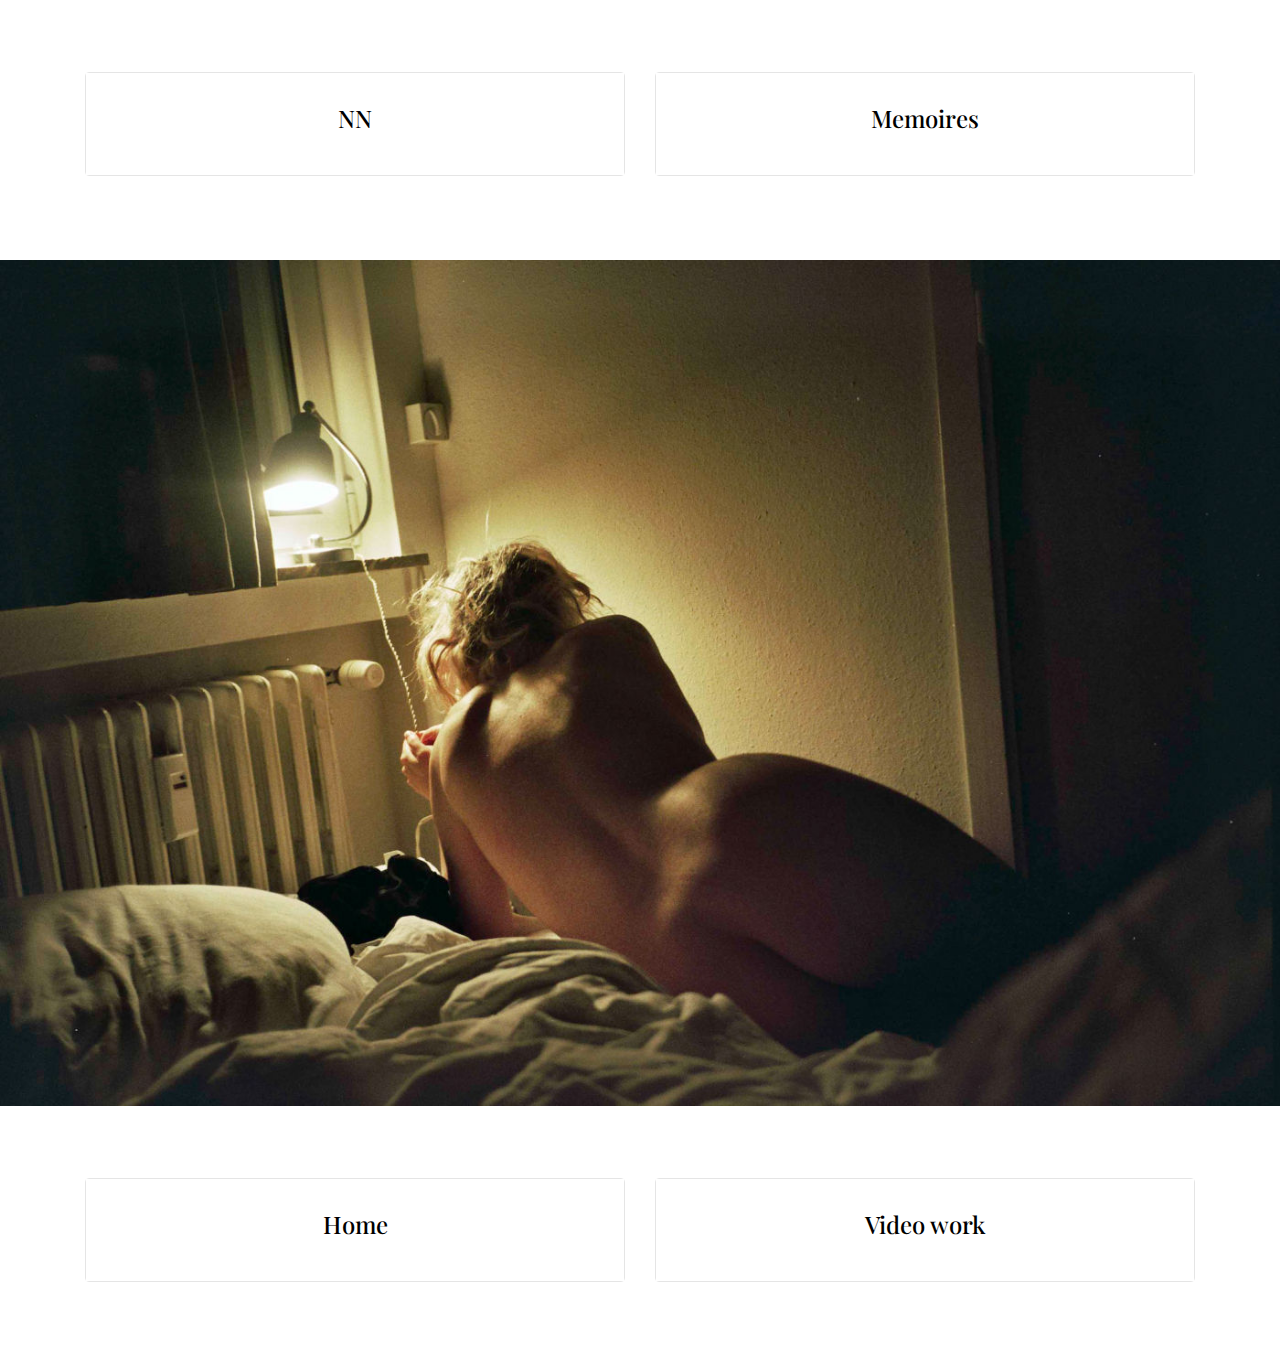
<file: page1.html>
<!DOCTYPE html>
<html >
<head>
  <!-- Site made with Mobirise Website Builder v4.8.7, https://mobirise.com -->
  <meta charset="UTF-8">
  <meta http-equiv="X-UA-Compatible" content="IE=edge">
  <meta name="generator" content="Mobirise v4.8.7, mobirise.com">
  <meta name="viewport" content="width=device-width, initial-scale=1, minimum-scale=1">
  <link rel="shortcut icon" href="assets/images/logo.png" type="image/x-icon">
  <meta name="description" content="">
  <title>Photographic</title>
  <link rel="stylesheet" href="https://fonts.googleapis.com/css?family=Playfair+Display:400,700&subset=latin,cyrillic">
  <link rel="stylesheet" href="https://fonts.googleapis.com/css?family=Alegreya+Sans:400,700&subset=latin,vietnamese,latin-ext">
  <link rel="stylesheet" href="assets/tether/tether.min.css">
  <link rel="stylesheet" href="assets/bootstrap/css/bootstrap.min.css">
  <link rel="stylesheet" href="assets/puritym/css/style.css">
  <link rel="stylesheet" href="assets/mobirise/css/mbr-additional.css" type="text/css">
  
  
  
</head>
<body>
  <section class="mbr-section mbr-section-small" id="content4-4" data-rv-view="9" style="background-color: rgb(255, 255, 255); padding-top: 4.5rem; padding-bottom: 4.5rem;">
    
    <div class="container">
        <div class="row">
            <div class="col-sm-6 col-md-6">
                <div class="card cart-block">
                    <div class="card-block">
                        <h4 class="card-title text-xs-center"><a href="page5.html" class="text-black">NN</a></h4>
                        
                    </div>
                </div>
            </div>
            <div class="col-sm-6 col-md-6">
                <div class="card cart-block">
                    <div class="card-block">
                        <h4 class="card-title text-xs-center"><a href="page6.html" class="text-black">Memoires</a></h4>
                        
                    </div>
                </div>
            </div>
            
            
        </div>
    </div>
</section>

<section class="mbr-section mbr-section-nopadding mbr-figure--caption-outside-bottom" id="image1-6" data-rv-view="12">
    <div class="mbr-figure">
        <div><img src="assets/images/nn-antwerp-2017-1400x925.jpg"></div>
        
    </div>
</section>

<section class="mbr-section mbr-section-small" id="content4-7" data-rv-view="14" style="background-color: rgb(255, 255, 255); padding-top: 4.5rem; padding-bottom: 4.5rem;">
    
    <div class="container">
        <div class="row">
            <div class="col-sm-6 col-md-6">
                <div class="card cart-block">
                    <div class="card-block">
                        <h4 class="card-title text-xs-center"><a href="index.html" class="text-black">Home</a></h4>
                        
                    </div>
                </div>
            </div>
            <div class="col-sm-6 col-md-6">
                <div class="card cart-block">
                    <div class="card-block">
                        <h4 class="card-title text-xs-center"><a href="page2.html" class="text-black">Video work</a></h4>
                        
                    </div>
                </div>
            </div>
            
            
        </div>
    </div>
</section>


  <script src="assets/web/assets/jquery/jquery.min.js"></script>
  <script src="assets/tether/tether.min.js"></script>
  <script src="assets/bootstrap/js/bootstrap.min.js"></script>
  <script src="assets/smooth-scroll/smooth-scroll.js"></script>
  <script src="assets/puritym/js/script.js"></script>
  
  
</body>
</html>
</file>
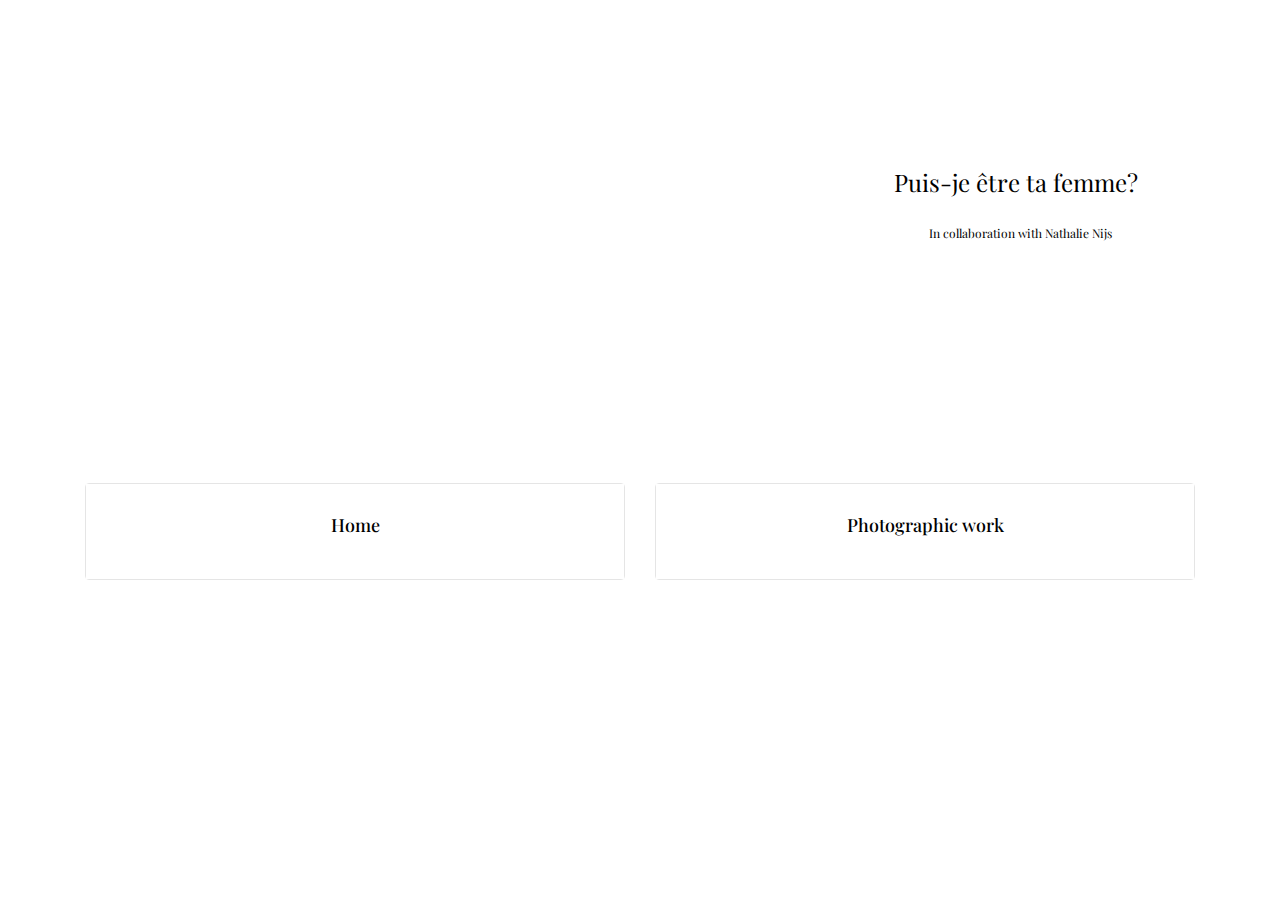
<file: page2.html>
<!DOCTYPE html>
<html >
<head>
  <!-- Site made with Mobirise Website Builder v4.8.7, https://mobirise.com -->
  <meta charset="UTF-8">
  <meta http-equiv="X-UA-Compatible" content="IE=edge">
  <meta name="generator" content="Mobirise v4.8.7, mobirise.com">
  <meta name="viewport" content="width=device-width, initial-scale=1, minimum-scale=1">
  <link rel="shortcut icon" href="assets/images/logo.png" type="image/x-icon">
  <meta name="description" content="">
  <title>Video</title>
  <link rel="stylesheet" href="https://fonts.googleapis.com/css?family=Playfair+Display:400,700&subset=latin,cyrillic">
  <link rel="stylesheet" href="https://fonts.googleapis.com/css?family=Alegreya+Sans:400,700&subset=latin,vietnamese,latin-ext">
  <link rel="stylesheet" href="assets/tether/tether.min.css">
  <link rel="stylesheet" href="assets/bootstrap/css/bootstrap.min.css">
  <link rel="stylesheet" href="assets/puritym/css/style.css">
  <link rel="stylesheet" href="assets/mobirise/css/mbr-additional.css" type="text/css">
  
  
  
</head>
<body>
  <section class="mbr-section mbr-section-nopadding" id="msg-box5-e" data-rv-view="17" style="background-color: rgb(255, 255, 255); padding-top: 0rem; padding-bottom: 0rem;">
    
    <div class="container">
        <div class="row">
            <div class="col-xs-12 col-lg-9 mbr-table-cell-lg image-size" style="width: 50%;">
                <div class="mbr-figure"><iframe class="mbr-embedded-video" src="https://player.vimeo.com/video/294801008?autoplay=1&amp;loop=1" width="1280" height="720" frameborder="0" allowfullscreen></iframe></div>
            </div>
            <div class="col-xs-12 col-lg-3 mbr-inner-padding text-xs-center mbr-table-cell-lg">
                <h3 class="mbr-section-title display-4">Puis-je être ta femme?&nbsp;</h3>
                
                <div class="lead">In collaboration with Nathalie Nijs</div>
                
            </div>
            
        </div>
    </div>
</section>

<section class="mbr-section mbr-section-small" id="content4-g" data-rv-view="20" style="background-color: rgb(255, 255, 255); padding-top: 4.5rem; padding-bottom: 4.5rem;">
    
    <div class="container">
        <div class="row">
            <div class="col-sm-6 col-md-6">
                <div class="card cart-block">
                    <div class="card-block">
                        <h4 class="card-title text-xs-center"><a href="index.html" class="text-black">H</a>ome</h4>
                        
                    </div>
                </div>
            </div>
            <div class="col-sm-6 col-md-6">
                <div class="card cart-block">
                    <div class="card-block">
                        <h4 class="card-title text-xs-center"><a href="page1.html" class="text-black">Photographic work</a></h4>
                        
                    </div>
                </div>
            </div>
            
            
        </div>
    </div>
</section>


  <script src="assets/web/assets/jquery/jquery.min.js"></script>
  <script src="assets/tether/tether.min.js"></script>
  <script src="assets/bootstrap/js/bootstrap.min.js"></script>
  <script src="assets/smooth-scroll/smooth-scroll.js"></script>
  <script src="assets/puritym/js/script.js"></script>
  
  
</body>
</html>
</file>
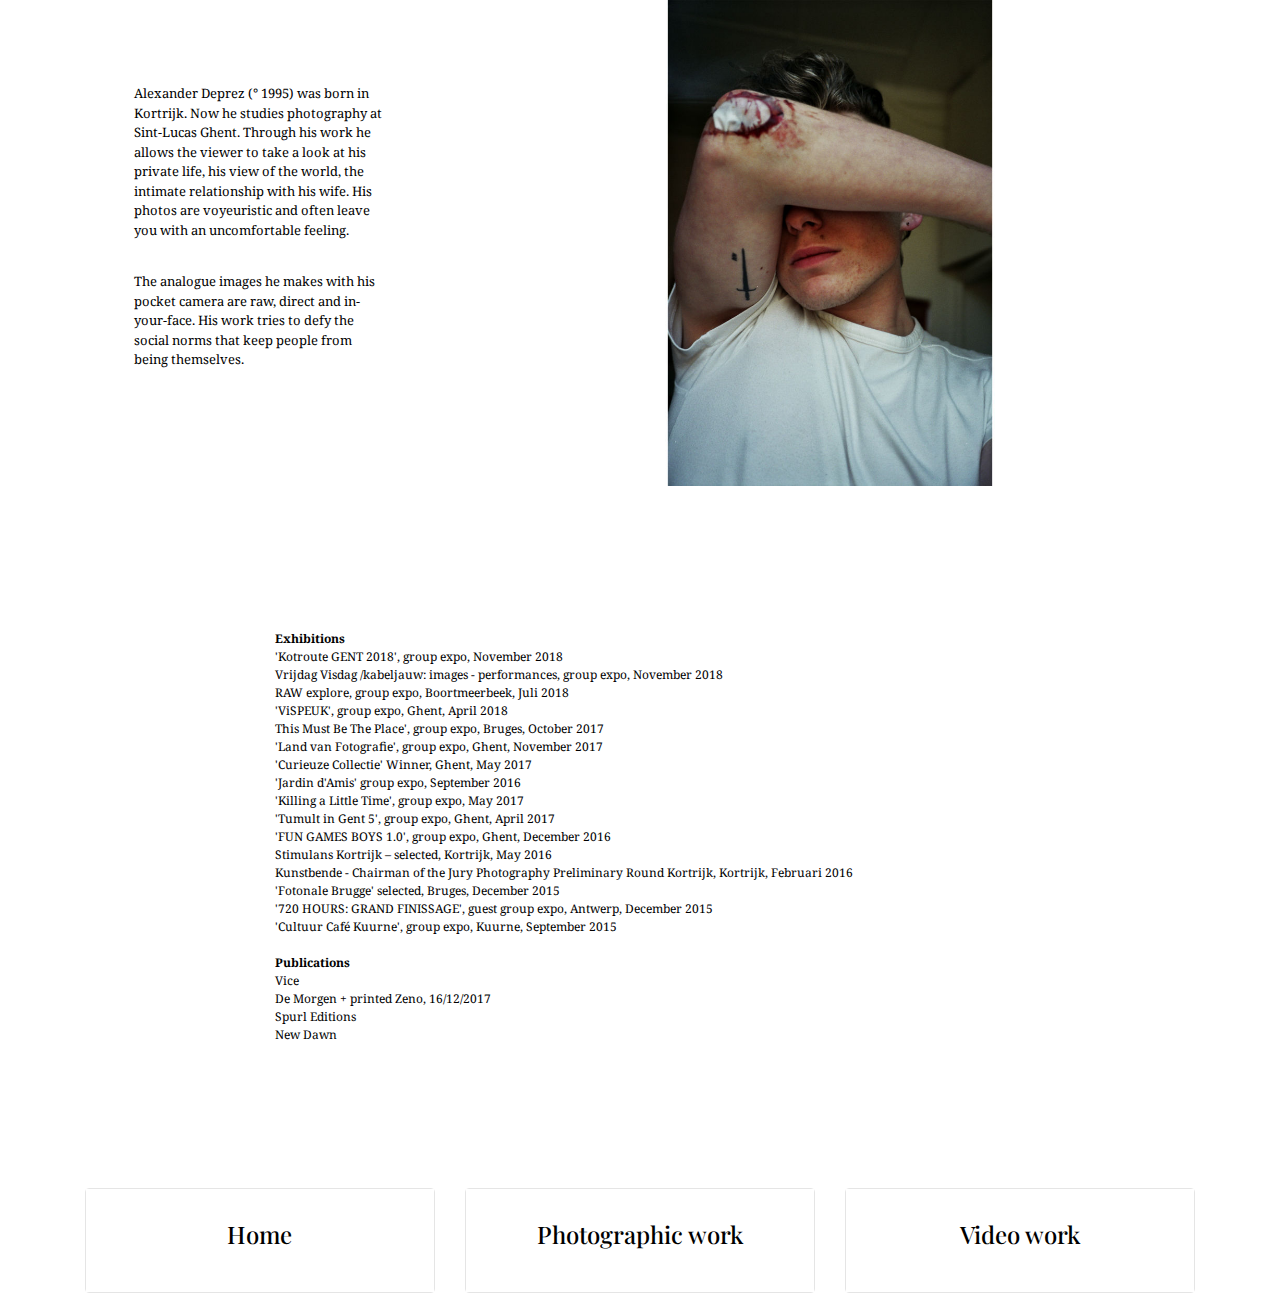
<file: page3.html>
<!DOCTYPE html>
<html >
<head>
  <!-- Site made with Mobirise Website Builder v4.8.7, https://mobirise.com -->
  <meta charset="UTF-8">
  <meta http-equiv="X-UA-Compatible" content="IE=edge">
  <meta name="generator" content="Mobirise v4.8.7, mobirise.com">
  <meta name="viewport" content="width=device-width, initial-scale=1, minimum-scale=1">
  <link rel="shortcut icon" href="assets/images/logo.png" type="image/x-icon">
  <meta name="description" content="">
  <title>Bio</title>
  <link rel="stylesheet" href="https://fonts.googleapis.com/css?family=Playfair+Display:400,700&subset=latin,cyrillic">
  <link rel="stylesheet" href="https://fonts.googleapis.com/css?family=Alegreya+Sans:400,700&subset=latin,vietnamese,latin-ext">
  <link rel="stylesheet" href="assets/tether/tether.min.css">
  <link rel="stylesheet" href="assets/bootstrap/css/bootstrap.min.css">
  <link rel="stylesheet" href="assets/puritym/css/style.css">
  <link rel="stylesheet" href="assets/mobirise/css/mbr-additional.css" type="text/css">
  
  
  
</head>
<body>
  <section class="mbr-section mbr-section-nopadding" id="msg-box4-h" data-rv-view="23" style="background-color: rgb(255, 255, 255); padding-top: 0rem; padding-bottom: 0rem;">
    
    <div class="container">
        <div class="row">
            
            <div class="col-xs-12 col-lg-3 mbr-inner-padding text-xs-center mbr-table-cell-lg">
                
                
                <div class="lead"><p>Alexander Deprez (° 1995) was born in Kortrijk. Now he studies photography at Sint-Lucas Ghent. Through his work he allows the viewer to take a look at his private life, his view of the world, the intimate relationship with his wife. His photos are voyeuristic and often leave you with an uncomfortable feeling.</p><p>The analogue images he makes with his pocket camera are raw, direct and in-your-face. His work tries to defy the social norms that keep people from being themselves.</p></div>
                
            </div>
            <div class="col-xs-12 col-lg-9 mbr-table-cell-lg image-size" style="width: 50%;">
                <div class="mbr-figure"><img src="assets/images/8-1400x933.jpg"></div>
            </div>
        </div>
    </div>
</section>

<section class="mbr-section mbr-section__container mbr-section__container--isolated" id="content1-i" data-rv-view="26">
    <div class="container">
        <div class="row">
            <div class="col-md-8 col-md-offset-2 lead"><div><strong>Exhibitions</strong></div><div>'Kotroute GENT 2018', group expo, November 2018</div><div>Vrijdag Visdag /kabeljauw: images - performances, group expo, November 2018<br></div><div>RAW explore, group expo, Boortmeerbeek, Juli 2018</div><div>'ViSPEUK', group expo, Ghent, April 2018</div><div>This Must Be The Place', group expo, Bruges, October 2017</div><div>'Land van Fotografie', group expo, Ghent, November 2017</div><div>'Curieuze Collectie' Winner, Ghent, May 2017</div><div>'Jardin d'Amis' group expo, September 2016</div><div>'Killing a Little Time', group expo, May 2017</div><div>'Tumult in Gent 5', group expo, Ghent, April 2017&nbsp;</div><div>'FUN GAMES BOYS 1.0', group expo, Ghent,  December 2016</div><div>Stimulans Kortrijk – selected, Kortrijk, May 2016</div><div>Kunstbende - Chairman of the Jury Photography Preliminary Round Kortrijk, Kortrijk, Februari 2016</div><div>'Fotonale Brugge' selected, Bruges, December 2015</div><div>'720 HOURS: GRAND FINISSAGE', guest group expo, Antwerp, December 2015</div><div>'Cultuur Café Kuurne', group expo, Kuurne, September 2015</div><div><br></div><div><strong>Publications</strong></div><div><a href="https://www.vice.com/en_uk/article/kz3myx/intimate-photos-of-my-relationship-with-my-best-friends-mother" class="text-black">Vice</a>&nbsp;</div><div><a href="https://www.demorgen.be/expo/alexander-deprez-22-portretteert-zijn-zieke-vrouw-nathalie-46-ik-wil-dingen-tonen-die-mensen-anders-verbergen-b422652c/" target="_blank" class="text-black">De Morgen</a> + printed Zeno, 16/12/2017</div><div><a href="https://spurleditions.com/blog/2018/2/15/photography-by-alexander-deprez" target="_blank" class="text-black">Spurl Editions</a>&nbsp;</div><div><a href="http://www.newdawnpaper.nl/portfolio/instagram-takeover-alexander-deprez" target="_blank" class="text-black">New Dawn</a></div></div>
        </div>
    </div>
</section>

<section class="mbr-section mbr-section-small" id="content4-l" data-rv-view="27" style="background-color: rgb(255, 255, 255); padding-top: 0rem; padding-bottom: 0rem;">
    
    <div class="container">
        <div class="row">
            <div class="col-sm-6 col-md-4">
                <div class="card cart-block">
                    <div class="card-block">
                        <h4 class="card-title text-xs-center"><a href="index.html" class="text-black">Home</a></h4>
                        
                    </div>
                </div>
            </div>
            <div class="col-sm-6 col-md-4">
                <div class="card cart-block">
                    <div class="card-block">
                        <h4 class="card-title text-xs-center"><a href="page1.html" class="text-black">Photographic work</a></h4>
                        
                    </div>
                </div>
            </div>
            <div class="col-sm-6 col-md-4">
                <div class="card cart-block">
                    <div class="card-block">
                        <h4 class="card-title text-xs-center"><a href="page2.html" class="text-black">Video work</a></h4>
                        
                    </div>
                </div>
            </div>
            
        </div>
    </div>
</section>


  <script src="assets/web/assets/jquery/jquery.min.js"></script>
  <script src="assets/tether/tether.min.js"></script>
  <script src="assets/bootstrap/js/bootstrap.min.js"></script>
  <script src="assets/smooth-scroll/smooth-scroll.js"></script>
  <script src="assets/puritym/js/script.js"></script>
  
  
</body>
</html>
</file>
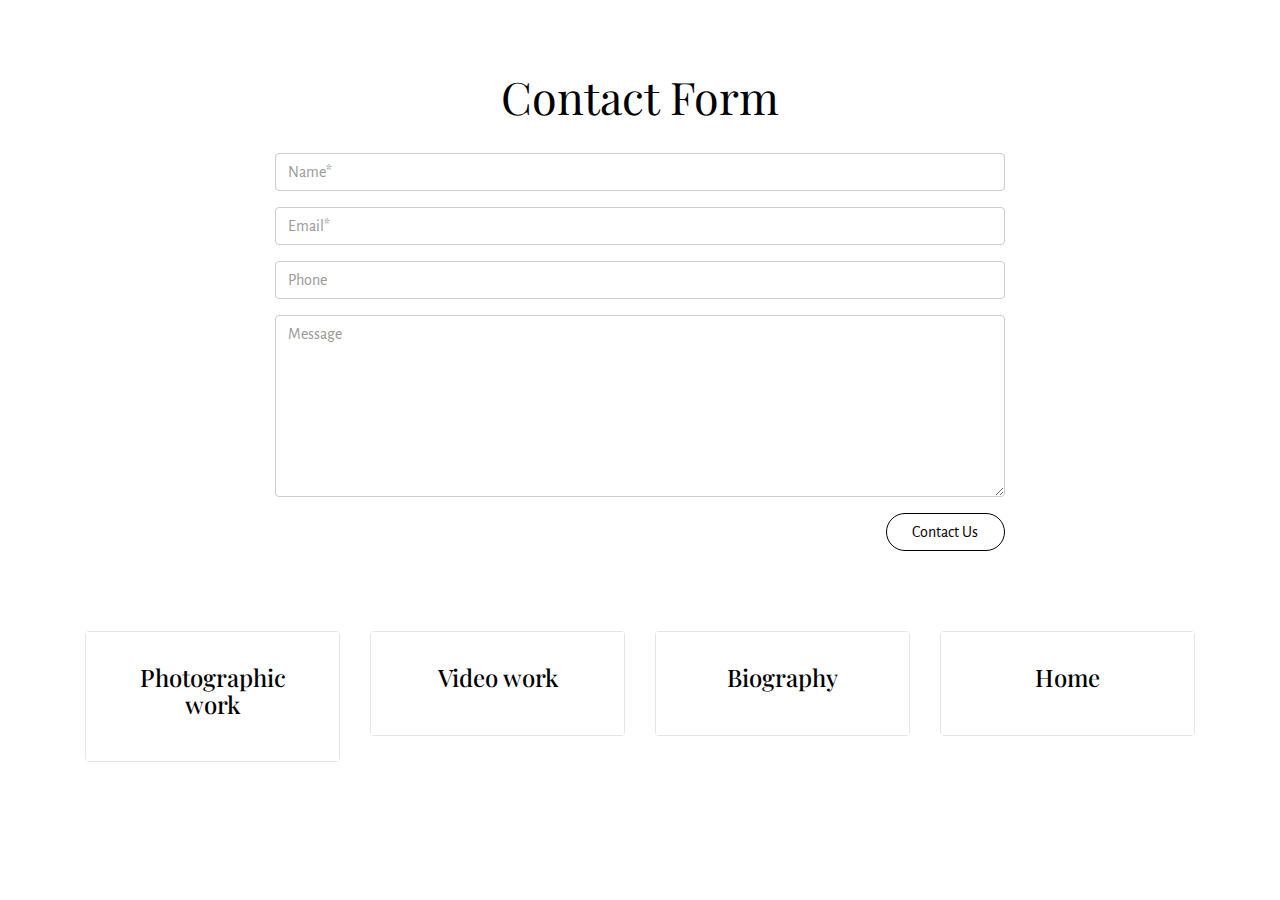
<file: page4.html>
<!DOCTYPE html>
<html >
<head>
  <!-- Site made with Mobirise Website Builder v4.8.7, https://mobirise.com -->
  <meta charset="UTF-8">
  <meta http-equiv="X-UA-Compatible" content="IE=edge">
  <meta name="generator" content="Mobirise v4.8.7, mobirise.com">
  <meta name="viewport" content="width=device-width, initial-scale=1, minimum-scale=1">
  <link rel="shortcut icon" href="assets/images/logo.png" type="image/x-icon">
  <meta name="description" content="">
  <title>Contact</title>
  <link rel="stylesheet" href="https://fonts.googleapis.com/css?family=Playfair+Display:400,700&subset=latin,cyrillic">
  <link rel="stylesheet" href="https://fonts.googleapis.com/css?family=Alegreya+Sans:400,700&subset=latin,vietnamese,latin-ext">
  <link rel="stylesheet" href="assets/tether/tether.min.css">
  <link rel="stylesheet" href="assets/bootstrap/css/bootstrap.min.css">
  <link rel="stylesheet" href="assets/puritym/css/style.css">
  <link rel="stylesheet" href="assets/mobirise/css/mbr-additional.css" type="text/css">
  
  
  
</head>
<body>
  <section class="mbr-section mbr-section-small" id="form1-j" data-rv-view="30" style="background-color: rgb(255, 255, 255); padding-top: 4.5rem; padding-bottom: 4.5rem;">
    
    <div class="container">
        <div class="row">
            <div class="col-sm-8 col-sm-offset-2" data-form-type="formoid">
                <h2 class="mbr-section-title display-3 text-xs-center">Contact Form</h2>

                <div data-form-alert="true"><div hidden="" data-form-alert-success="true">Thanks for filling out form!</div></div>
                <form action="https://mobirise.com/" method="post" data-form-title="Contact Form">
                    <input type="hidden" value="zCruqw9KzYXWcszon/nTBhoQAbeZMsPNSdMLDvVV9w8BKOATmNRh3/FG+bJnHPr+0Ei2FjscBp1I5Os8W7utXdvmD2QKS45KeLiYgnTtkfU+u+YxzPxancWiowKe+paC" data-form-email="true">
                    <div class="form-group">
                        <input type="text" class="form-control" name="name" required="" placeholder="Name*" data-form-field="Name">
                    </div>
                    <div class="form-group">
                        <input type="email" class="form-control" name="email" required="" placeholder="Email*" data-form-field="Email">
                    </div>
                    <div class="form-group">
                        <input type="tel" class="form-control" name="phone" placeholder="Phone" data-form-field="Phone">
                    </div>
                    <div class="form-group">
                        <textarea class="form-control" name="message" rows="7" placeholder="Message" data-form-field="Message"></textarea>
                    </div>
                    <div class="text-xs-right"><button type="submit" class="btn btn-secondary-outline">Contact Us</button></div>
                </form>
            </div>
        </div>
    </div>
</section>

<section class="mbr-section mbr-section-small" id="content4-k" data-rv-view="39" style="background-color: rgb(255, 255, 255); padding-top: 0rem; padding-bottom: 0rem;">
    
    <div class="container">
        <div class="row">
            <div class="col-sm-6 col-md-3">
                <div class="card cart-block">
                    <div class="card-block">
                        <h4 class="card-title text-xs-center"><a href="page1.html" class="text-black">Photographic work</a></h4>
                        
                    </div>
                </div>
            </div>
            <div class="col-sm-6 col-md-3">
                <div class="card cart-block">
                    <div class="card-block">
                        <h4 class="card-title text-xs-center"><a href="page2.html" class="text-black">Video work</a></h4>
                        
                    </div>
                </div>
            </div>
            <div class="col-sm-6 col-md-3">
                <div class="card cart-block">
                    <div class="card-block">
                        <h4 class="card-title text-xs-center"><a href="page3.html" class="text-black">Biography</a></h4>
                        
                    </div>
                </div>
            </div>
            <div class="col-sm-6 col-md-3">
                <div class="card cart-block">
                    <div class="card-block">
                        <h4 class="card-title text-xs-center"><a href="index.html" class="text-black">Home</a></h4>
                        
                    </div>
                </div>
            </div>
        </div>
    </div>
</section>


  <script src="assets/web/assets/jquery/jquery.min.js"></script>
  <script src="assets/tether/tether.min.js"></script>
  <script src="assets/bootstrap/js/bootstrap.min.js"></script>
  <script src="assets/smooth-scroll/smooth-scroll.js"></script>
  <script src="assets/puritym/js/script.js"></script>
  <script src="assets/formoid/formoid.min.js"></script>
  
  
</body>
</html>
</file>
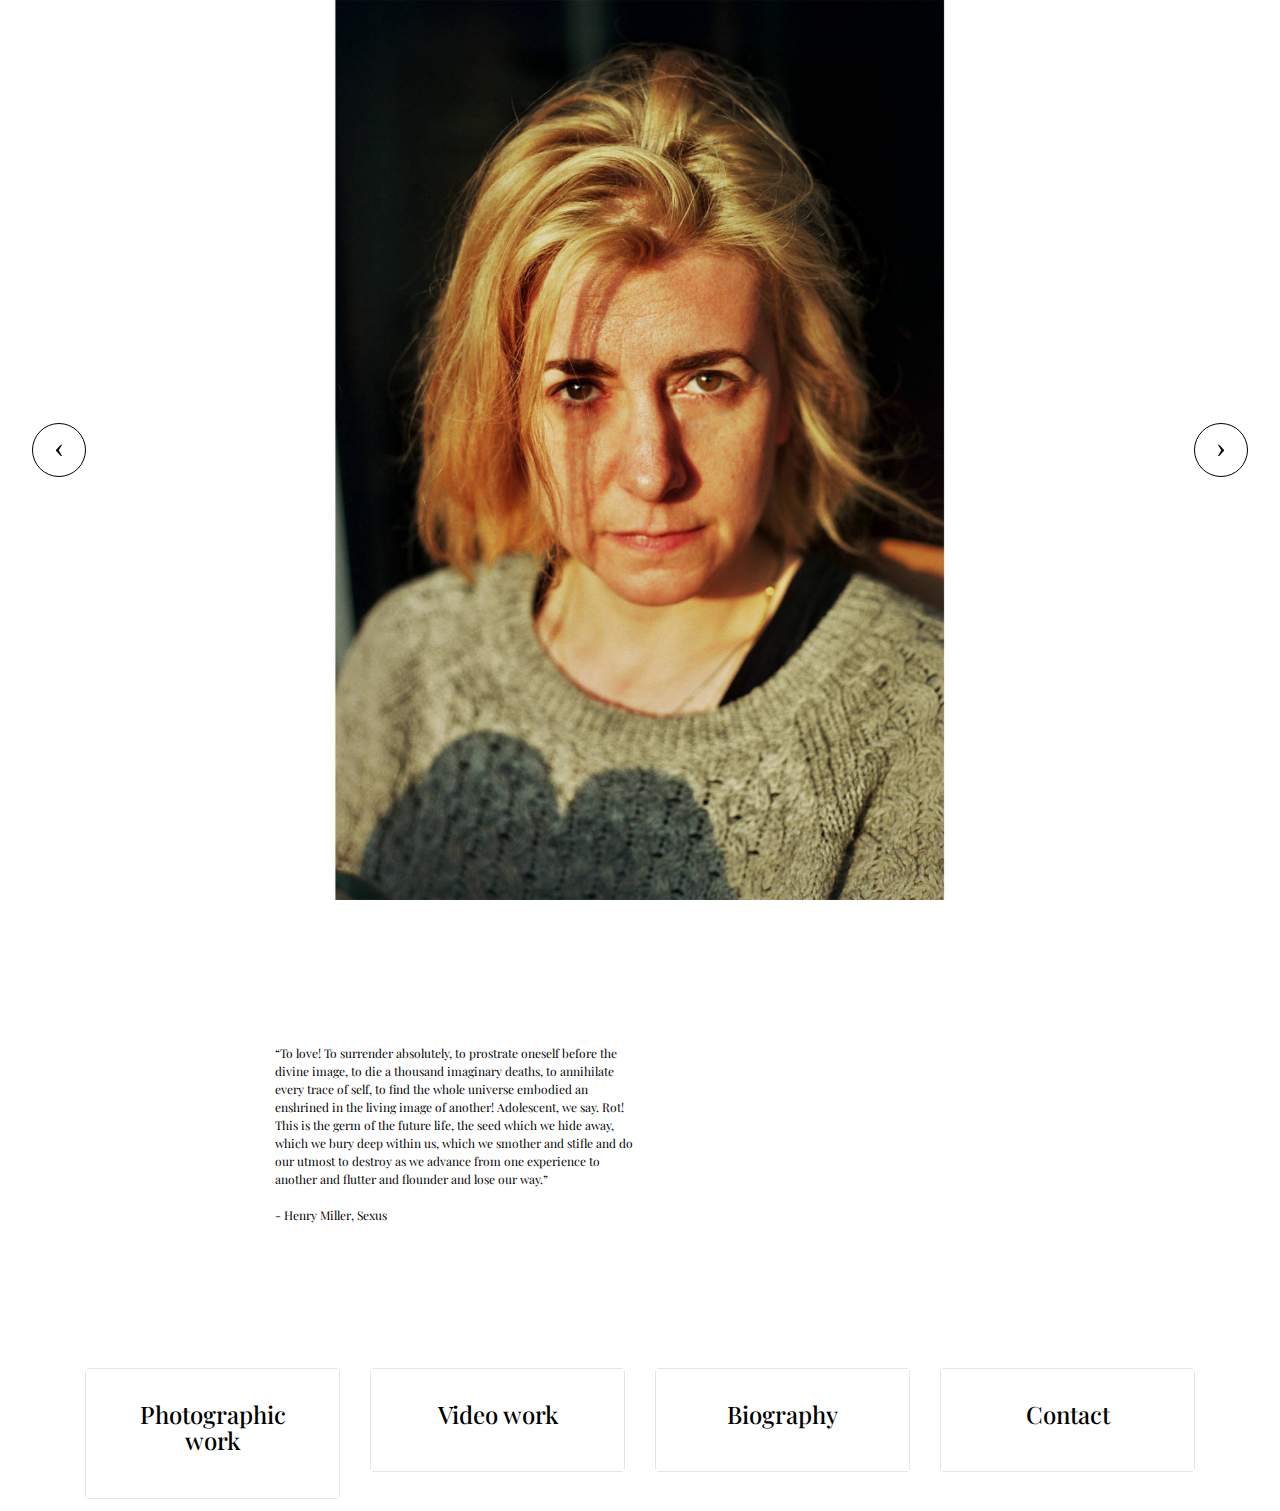
<file: page5.html>
<!DOCTYPE html>
<html >
<head>
  <!-- Site made with Mobirise Website Builder v4.8.7, https://mobirise.com -->
  <meta charset="UTF-8">
  <meta http-equiv="X-UA-Compatible" content="IE=edge">
  <meta name="generator" content="Mobirise v4.8.7, mobirise.com">
  <meta name="viewport" content="width=device-width, initial-scale=1, minimum-scale=1">
  <link rel="shortcut icon" href="assets/images/logo.png" type="image/x-icon">
  <meta name="description" content="">
  <title>NN</title>
  <link rel="stylesheet" href="https://fonts.googleapis.com/css?family=Playfair+Display:400,700&subset=latin,cyrillic">
  <link rel="stylesheet" href="https://fonts.googleapis.com/css?family=Alegreya+Sans:400,700&subset=latin,vietnamese,latin-ext">
  <link rel="stylesheet" href="assets/tether/tether.min.css">
  <link rel="stylesheet" href="assets/bootstrap/css/bootstrap.min.css">
  <link rel="stylesheet" href="assets/puritym/css/style.css">
  <link rel="stylesheet" href="assets/mobirise/css/mbr-additional.css" type="text/css">
  
  
  
</head>
<body>
  <section class="mbr-slider mbr-section mbr-section__container carousel slide mbr-section-nopadding" data-ride="carousel" data-keyboard="false" data-wrap="true" data-interval="false" id="slider-8" data-rv-view="42" style="background-color: rgb(255, 255, 255);">
    <div>
        <div>
            <div>
                
                <div class="carousel-inner" role="listbox">
                    <div class="mbr-section carousel-item dark center mbr-section-full active" style="background-image: url(assets/images/4-2000x1333.jpg);">
                        <div class="mbr-table-cell">
                         
                            <div class=" container">
                                
                                <div class="row">
                                    <div class="col-md-8 col-md-offset-3 text-xs-right">
                                        
                                        

                                        
                                    </div>
                                </div>
                            </div>
                        </div>
                    </div><div class="mbr-section carousel-item dark center mbr-section-full" style="background-image: url(assets/images/2-2000x1333.jpg);">
                        <div class="mbr-table-cell">
                         
                            <div class=" container">
                                
                                <div class="row">
                                    <div class="col-md-8 col-md-offset-1">
                                        
                                        

                                        
                                    </div>
                                </div>
                            </div>
                        </div>
                    </div><div class="mbr-section carousel-item dark center mbr-section-full" style="background-image: url(assets/images/-24-209-2000x1319.jpg);">
                        <div class="mbr-table-cell">
                         
                            <div class=" container">
                                
                                <div class="row">
                                    <div class="col-md-8 col-md-offset-2 text-xs-center">
                                        
                                        

                                        
                                    </div>
                                </div>
                            </div>
                        </div>
                    </div><div class="mbr-section carousel-item dark center mbr-section-full" style="background-image: url(assets/images/3-2000x1333.jpg);">
                        <div class="mbr-table-cell">
                         
                            <div class=" container">
                                
                                <div class="row">
                                    <div class="col-md-8 col-md-offset-2 text-xs-center">
                                        
                                        

                                        
                                    </div>
                                </div>
                            </div>
                        </div>
                    </div><div class="mbr-section carousel-item dark center mbr-section-full" style="background-image: url(assets/images/4-1-2000x1333.jpg);">
                        <div class="mbr-table-cell">
                         
                            <div class=" container">
                                
                                <div class="row">
                                    <div class="col-md-8 col-md-offset-2 text-xs-center">
                                        
                                        

                                        
                                    </div>
                                </div>
                            </div>
                        </div>
                    </div><div class="mbr-section carousel-item dark center mbr-section-full" style="background-image: url(assets/images/6-2000x1333.jpg);">
                        <div class="mbr-table-cell">
                         
                            <div class=" container">
                                
                                <div class="row">
                                    <div class="col-md-8 col-md-offset-2 text-xs-center">
                                        
                                        

                                        
                                    </div>
                                </div>
                            </div>
                        </div>
                    </div><div class="mbr-section carousel-item dark center mbr-section-full" style="background-image: url(assets/images/nn-antwerp-2017-1400x925.jpg);">
                        <div class="mbr-table-cell">
                         
                            <div class=" container">
                                
                                <div class="row">
                                    <div class="col-md-8 col-md-offset-2 text-xs-center">
                                        
                                        

                                        
                                    </div>
                                </div>
                            </div>
                        </div>
                    </div>
                </div>
                
                <a data-app-prevent-settings="" class="left carousel-control" role="button" data-slide="prev" href="#slider-8">
                    <span class="icon-prev" aria-hidden="true"></span>
                    <span class="sr-only">Previous</span>
                </a>
                <a data-app-prevent-settings="" class="right carousel-control" role="button" data-slide="next" href="#slider-8">
                    <span class="icon-next" aria-hidden="true"></span>
                    <span class="sr-only">Next</span>
                </a>
            </div>
        </div>
    </div>
</section>

<section class="mbr-section mbr-section__container mbr-section__container--isolated" id="content1-9" data-rv-view="66">
    <div class="container">
        <div class="row">
            <div class="col-md-8 col-md-offset-2 lead">“To love! To surrender absolutely, to prostrate oneself before the<div>divine image, to die a thousand imaginary deaths, to annihilate</div><div>every trace of self, to find the whole universe embodied an</div><div>enshrined in the living image of another! Adolescent, we say. Rot!</div><div>This is the germ of the future life, the seed which we hide away,</div><div>which we bury deep within us, which we smother and stifle and do</div><div>our utmost to destroy as we advance from one experience to</div><div>another and flutter and flounder and lose our way.”</div><div><br></div><div>- Henry Miller, Sexus</div></div>
        </div>
    </div>
</section>

<section class="mbr-section mbr-section-small" id="content4-a" data-rv-view="67" style="background-color: rgb(255, 255, 255); padding-top: 0rem; padding-bottom: 0rem;">
    
    <div class="container">
        <div class="row">
            <div class="col-sm-6 col-md-3">
                <div class="card cart-block">
                    <div class="card-block">
                        <h4 class="card-title text-xs-center"><a href="page1.html" class="text-black">Photographic work</a></h4>
                        
                    </div>
                </div>
            </div>
            <div class="col-sm-6 col-md-3">
                <div class="card cart-block">
                    <div class="card-block">
                        <h4 class="card-title text-xs-center"><a href="page2.html" class="text-black">Video work</a></h4>
                        
                    </div>
                </div>
            </div>
            <div class="col-sm-6 col-md-3">
                <div class="card cart-block">
                    <div class="card-block">
                        <h4 class="card-title text-xs-center"><a href="page3.html" class="text-black">Biography</a></h4>
                        
                    </div>
                </div>
            </div>
            <div class="col-sm-6 col-md-3">
                <div class="card cart-block">
                    <div class="card-block">
                        <h4 class="card-title text-xs-center"><a href="page4.html" class="text-black">Contact</a></h4>
                        
                    </div>
                </div>
            </div>
        </div>
    </div>
</section>


  <script src="assets/web/assets/jquery/jquery.min.js"></script>
  <script src="assets/tether/tether.min.js"></script>
  <script src="assets/bootstrap/js/bootstrap.min.js"></script>
  <script src="assets/smooth-scroll/smooth-scroll.js"></script>
  <script src="assets/bootstrap-carousel-swipe/bootstrap-carousel-swipe.js"></script>
  <script src="assets/puritym/js/script.js"></script>
  
  
</body>
</html>
</file>
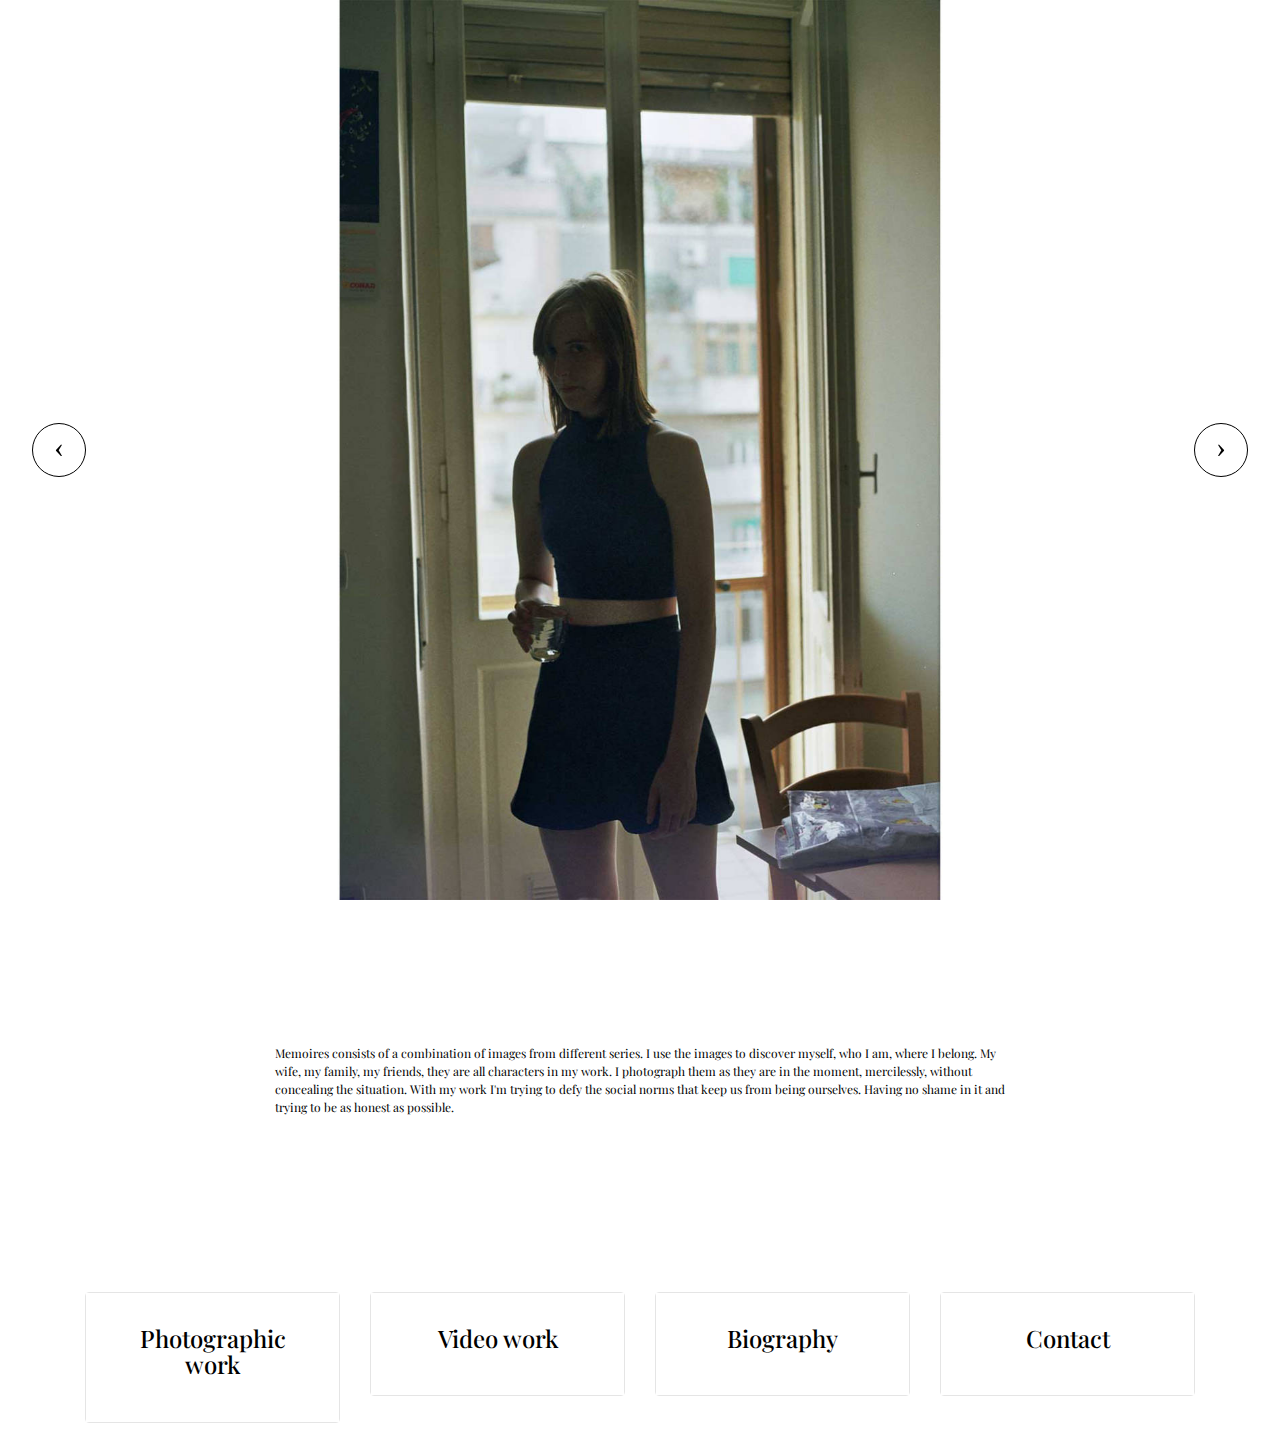
<file: page6.html>
<!DOCTYPE html>
<html >
<head>
  <!-- Site made with Mobirise Website Builder v4.8.7, https://mobirise.com -->
  <meta charset="UTF-8">
  <meta http-equiv="X-UA-Compatible" content="IE=edge">
  <meta name="generator" content="Mobirise v4.8.7, mobirise.com">
  <meta name="viewport" content="width=device-width, initial-scale=1, minimum-scale=1">
  <link rel="shortcut icon" href="assets/images/logo.png" type="image/x-icon">
  <meta name="description" content="">
  <title>Memoires</title>
  <link rel="stylesheet" href="https://fonts.googleapis.com/css?family=Playfair+Display:400,700&subset=latin,cyrillic">
  <link rel="stylesheet" href="https://fonts.googleapis.com/css?family=Alegreya+Sans:400,700&subset=latin,vietnamese,latin-ext">
  <link rel="stylesheet" href="assets/tether/tether.min.css">
  <link rel="stylesheet" href="assets/bootstrap/css/bootstrap.min.css">
  <link rel="stylesheet" href="assets/puritym/css/style.css">
  <link rel="stylesheet" href="assets/mobirise/css/mbr-additional.css" type="text/css">
  
  
  
</head>
<body>
  <section class="mbr-slider mbr-section mbr-section__container carousel slide mbr-section-nopadding" data-ride="carousel" data-keyboard="false" data-wrap="true" data-interval="false" id="slider-b" data-rv-view="70" style="background-color: rgb(255, 255, 255);">
    <div>
        <div>
            <div>
                
                <div class="carousel-inner" role="listbox">
                    <div class="mbr-section carousel-item dark center mbr-section-full active" style="background-image: url(assets/images/3-1-2000x1333.jpg);">
                        <div class="mbr-table-cell">
                         
                            <div class=" container">
                                
                                <div class="row">
                                    <div class="col-md-8 col-md-offset-3 text-xs-right">
                                        
                                        

                                        
                                    </div>
                                </div>
                            </div>
                        </div>
                    </div><div class="mbr-section carousel-item dark center mbr-section-full" style="background-image: url(assets/images/4-2-2000x1333.jpg);">
                        <div class="mbr-table-cell">
                         
                            <div class=" container">
                                
                                <div class="row">
                                    <div class="col-md-8 col-md-offset-1">
                                        
                                        

                                        
                                    </div>
                                </div>
                            </div>
                        </div>
                    </div><div class="mbr-section carousel-item dark center mbr-section-full" style="background-image: url(assets/images/5-1-2000x1333.jpg);">
                        <div class="mbr-table-cell">
                         
                            <div class=" container">
                                
                                <div class="row">
                                    <div class="col-md-8 col-md-offset-2 text-xs-center">
                                        
                                        

                                        
                                    </div>
                                </div>
                            </div>
                        </div>
                    </div><div class="mbr-section carousel-item dark center mbr-section-full" style="background-image: url(assets/images/6-1-2000x1333.jpg);">
                        <div class="mbr-table-cell">
                         
                            <div class=" container">
                                
                                <div class="row">
                                    <div class="col-md-8 col-md-offset-2 text-xs-center">
                                        
                                        

                                        
                                    </div>
                                </div>
                            </div>
                        </div>
                    </div><div class="mbr-section carousel-item dark center mbr-section-full" style="background-image: url(assets/images/7-2000x1333.jpg);">
                        <div class="mbr-table-cell">
                         
                            <div class=" container">
                                
                                <div class="row">
                                    <div class="col-md-8 col-md-offset-2 text-xs-center">
                                        
                                        

                                        
                                    </div>
                                </div>
                            </div>
                        </div>
                    </div><div class="mbr-section carousel-item dark center mbr-section-full" style="background-image: url(assets/images/ryan-charlotte-kissing-2016-2000x1361.jpg);">
                        <div class="mbr-table-cell">
                         
                            <div class=" container">
                                
                                <div class="row">
                                    <div class="col-md-8 col-md-offset-2 text-xs-center">
                                        
                                        

                                        
                                    </div>
                                </div>
                            </div>
                        </div>
                    </div><div class="mbr-section carousel-item dark center mbr-section-full" style="background-image: url(assets/images/3-2-2000x1333.jpg);">
                        <div class="mbr-table-cell">
                         
                            <div class=" container">
                                
                                <div class="row">
                                    <div class="col-md-8 col-md-offset-2 text-xs-center">
                                        
                                        

                                        
                                    </div>
                                </div>
                            </div>
                        </div>
                    </div>
                </div>
                
                <a data-app-prevent-settings="" class="left carousel-control" role="button" data-slide="prev" href="#slider-b">
                    <span class="icon-prev" aria-hidden="true"></span>
                    <span class="sr-only">Previous</span>
                </a>
                <a data-app-prevent-settings="" class="right carousel-control" role="button" data-slide="next" href="#slider-b">
                    <span class="icon-next" aria-hidden="true"></span>
                    <span class="sr-only">Next</span>
                </a>
            </div>
        </div>
    </div>
</section>

<section class="mbr-section mbr-section__container mbr-section__container--isolated" id="content1-d" data-rv-view="94">
    <div class="container">
        <div class="row">
            <div class="col-md-8 col-md-offset-2 lead"><p>Memoires consists of a combination of images from different series. I use the images to discover myself, who I am, where I belong. My wife, my family, my friends, they are all characters in my work. I photograph them as they are in the moment, mercilessly, without concealing the situation. With my work I'm trying to defy the social norms that keep us from being ourselves. Having no shame in it and trying to be as honest as possible.</p></div>
        </div>
    </div>
</section>

<section class="mbr-section mbr-section-small" id="content4-c" data-rv-view="95" style="background-color: rgb(255, 255, 255); padding-top: 0rem; padding-bottom: 0rem;">
    
    <div class="container">
        <div class="row">
            <div class="col-sm-6 col-md-3">
                <div class="card cart-block">
                    <div class="card-block">
                        <h4 class="card-title text-xs-center"><a href="page1.html" class="text-black">Photographic work</a></h4>
                        
                    </div>
                </div>
            </div>
            <div class="col-sm-6 col-md-3">
                <div class="card cart-block">
                    <div class="card-block">
                        <h4 class="card-title text-xs-center"><a href="page2.html" class="text-black">Video work</a></h4>
                        
                    </div>
                </div>
            </div>
            <div class="col-sm-6 col-md-3">
                <div class="card cart-block">
                    <div class="card-block">
                        <h4 class="card-title text-xs-center"><a href="page3.html" class="text-black">Biography</a></h4>
                        
                    </div>
                </div>
            </div>
            <div class="col-sm-6 col-md-3">
                <div class="card cart-block">
                    <div class="card-block">
                        <h4 class="card-title text-xs-center"><a href="page4.html" class="text-black">Contact</a></h4>
                        
                    </div>
                </div>
            </div>
        </div>
    </div>
</section>


  <script src="assets/web/assets/jquery/jquery.min.js"></script>
  <script src="assets/tether/tether.min.js"></script>
  <script src="assets/bootstrap/js/bootstrap.min.js"></script>
  <script src="assets/smooth-scroll/smooth-scroll.js"></script>
  <script src="assets/bootstrap-carousel-swipe/bootstrap-carousel-swipe.js"></script>
  <script src="assets/puritym/js/script.js"></script>
  
  
</body>
</html>
</file>
<file: assets/mobirise/css/mbr-additional.css>
@import url(https://fonts.googleapis.com/css?family=Playfair+Display:400,700&subset=latin,cyrillic);
@import url(https://fonts.googleapis.com/css?family=Droid+Serif:400,700);
#msg-box2-3 H2 {
  font-size: 36px;
  text-align: right;
}

#msg-box5-e .mbr-section-title {
  text-align: left;
  font-size: 24px;
}
#msg-box5-e .lead {
  font-size: 12px;
  font-family: 'Playfair Display', sans-serif;
}
#content4-g H4 {
  font-size: 18px;
}


#msg-box4-h .lead P {
  text-align: left;
  font-family: 'Droid Serif', serif;
  font-size: 13px;
}
#content1-i DIV {
  text-align: left;
  font-family: 'Droid Serif', serif;
  font-size: 12px;
  color: #000000;
}

#content1-9 DIV {
  font-family: 'Playfair Display', sans-serif;
  font-size: 12px;
}

#content1-d P {
  font-family: 'Playfair Display', sans-serif;
  font-size: 12px;
}
</file>
<file: assets/puritym/css/style.css>
.engine {
	position: absolute;
	text-indent: -2400px;
	text-align: center;
	padding: 0;
	top: 0;
	left: -2400px;
}/**
 * BOOTSTRAP CUSTOM
 */
.container {
  position: relative; }

.btn {
  margin-bottom: 0.5rem; }
  .btn + .btn {
    margin-left: 1rem; }

.btn-white {
  background: #fff;
  color: inherit; }

.btn-black {
  background: #000;
  color: #fff; }

.btn-social,
.btn-social:hover,
.btn-social:active,
.btn-social:focus {
  color: #fff; }

.display-1 {
  font-size: 4.3rem;
  margin-top: 3.9rem;
  margin-bottom: 2.8rem; }

.display-2 {
  font-size: 3.5rem;
  margin-top: 3.5rem;
  margin-bottom: 2.5rem; }

.display-3 {
  font-size: 2.8rem;
  margin-top: 3.2rem;
  margin-bottom: 2rem; }

.display-4 {
  font-size: 2.3rem;
  margin-top: 2.3rem;
  margin-bottom: 1.8rem; }

p.lead,
.lead p {
  margin-bottom: 2rem; }

.card .card-img-top {
  width: 100%; }

.card-block {
  background-color: #fff; }

@media (min-width: 768px) {
  .col-md-4:nth-of-type(3n+1) {
    clear: left; } }
@media (min-width: 544px) and (max-width: 767px) {
  .col-md-4:nth-of-type(odd) {
    clear: left; } }
.row.no-gutter {
  margin-left: 0;
  margin-right: 0; }

.row.no-gutter > [class*=col-]:not(:first-child),
.row.no-gutter > [class*=col-]:not(:last-child) {
  padding-right: 0;
  padding-left: 0; }

blockquote {
  padding: .5rem 1rem;
  margin: 0 0 1rem;
  margin-bottom: 1rem;
  font-size: 1.25rem;
  border-left: .25rem solid #f1c050; }

/**
 * TYPOGRAPHY
 */
body {
  font-family: "Alegreya Sans", sans-serif; }

h1, h2, h3, h4, h5, h6,
.h1, .h2, .h3, .h4, .h5, .h6,
.display-1, .display-2, .display-3, .display-4 {
  font-family: "Playfair Display", sans-serif; }

/**
 * MAPS
 */
@-webkit-keyframes mapCircleLoading {
  from {
    -webkit-transform: rotate(0deg); }
  to {
    -webkit-transform: rotate(359deg); } }
@keyframes mapCircleLoading {
  from {
    transform: rotate(0deg); }
  to {
    transform: rotate(359deg); } }
.mbr-map {
  position: relative; }
  .mbr-map iframe {
    height: 100%;
    width: 100%; }
  .mbr-map [data-state-details] {
    color: #6b6763;
    font-family: "Alegreya Sans", sans-serif;
    font-size: 1.25rem;
    height: 1.5em;
    margin-top: -0.75em;
    padding-left: 20px;
    padding-right: 20px;
    position: absolute;
    text-align: center;
    top: 50%;
    width: 100%; }
  .mbr-map[data-state] {
    background: #e9e5dc; }
  .mbr-map[data-state="loading"] [data-state-details] {
    display: none; }
  .mbr-map[data-state="loading"]::after {
    content: "";
    -webkit-animation: mapCircleLoading .6s infinite linear;
    animation: mapCircleLoading .6s infinite linear;
    border-radius: 50%;
    border: 6px rgba(255, 255, 255, 0.35) solid;
    border-top-color: #fff;
    height: 40px;
    left: 50%;
    margin-left: -20px;
    margin-top: -20px;
    position: absolute;
    top: 50%;
    width: 40px; }

/**
 * SECTIONS
 */
.mbr-section {
  position: relative;
  padding-top: 9rem;
  padding-bottom: 9rem;
  background-position: 50% 50%;
  background-repeat: no-repeat;
  background-size: cover; }

.mbr-section-full {
  display: table;
  width: 100%;
  height: 100vh;
  padding-top: 0;
  padding-bottom: 0; }

.mbr-section-small {
  padding-top: 4.5rem;
  padding-bottom: 4.5rem; }

.mbr-section-nopadding {
  padding-top: 0;
  padding-bottom: 0; }

.mbr-section-title {
  margin-top: 0; }

.mbr-table {
  display: table; }

.mbr-table-cell {
  position: relative;
  display: table-cell;
  vertical-align: middle;
  padding-top: 9rem;
  padding-bottom: 9rem; }

.mbr-inner-padding {
  padding: 4rem; }

/* footer */
.mbr-footer {
  color: #fff; }
  .mbr-footer .mbr-map,
  .mbr-footer .mbr-google-map {
    height: 300px; }
  .mbr-footer .form-control {
    color: #fff;
    background-color: #26272c;
    border-color: #1b1c20; }
  .mbr-footer ul {
    list-style-type: none;
    padding: 0; }
    .mbr-footer ul li {
      position: relative;
      padding-left: 1.2rem; }
      .mbr-footer ul li:before {
        content: '';
        position: absolute;
        margin-left: -1.2rem;
        width: 10px;
        height: 1px;
        top: 50%;
        background-color: #fff; }

footer.mbr-footer {
  padding-top: 3rem;
  padding-bottom: 2rem; }

/**
 * NAVBAR
 */
.mbr-navbar {
  position: absolute;
  top: 0;
  right: 0;
  left: 0;
  padding: 1.5rem 1rem;
  background-color: #fff;
  z-index: 1030; }
  .mbr-navbar.navbar-fixed-top {
    position: fixed; }
  .mbr-navbar.navbar-transparent {
    background-color: transparent; }
  .mbr-navbar .navbar-logo {
    margin-right: 1.5rem;
    float: left; }
  .mbr-navbar .navbar-logo,
  .mbr-navbar .navbar-logo img {
    height: 37px; }
  .mbr-navbar .navbar-brand {
    margin-right: 1.5rem; }
  .mbr-navbar .navbar-divider,
  .mbr-navbar .navbar-nav .nav-item + .nav-item,
  .mbr-navbar .navbar-nav .nav-link + .nav-link {
    margin-left: 1rem; }
  .mbr-navbar .navbar-nav + .navbar-nav {
    margin-right: 20px; }

.mbr-navbar .hamburger-icon, .navbar-dropdown .hamburger-icon {
  content: "";
  width: 16px;
  -webkit-box-shadow: 0 -6px 0 1px,0 0 0 1px,0 6px 0 1px;
  -moz-box-shadow: 0 -6px 0 1px,0 0 0 1px,0 6px 0 1px;
  box-shadow: 0 -6px 0 1px,0 0 0 1px,0 6px 0 1px; }

/**
 * HELPERS
 */
/* Colors */
.text-white {
  color: #fff !important; }

.text-black {
  color: #000 !important; }

/**
 * Mobirise Classes
 */
.mbr-after-navbar:before {
  content: "";
  display: block;
  height: 54px; }

.mbr-section__container--first {
  padding-bottom: 1rem; }

.mbr-section__container--middle {
  padding-top: 1rem;
  padding-bottom: 1rem; }

.mbr-section__container--last {
  padding-top: 1rem; }

.mbr-overlay,
.mbr-background-video,
.mbr-background-video-preview {
  position: absolute;
  bottom: 0;
  left: 0;
  right: 0;
  top: 0; }

.mbr-overlay {
  background-color: #fff;
  opacity: 0.5;
  z-index: 1; }
  .mbr-overlay ~ * {
    z-index: 2; }

.mbr-background-video-preview {
  z-index: 0 !important; }

.mbr-figure {
  display: block;
  overflow: hidden;
  position: relative;
  width: 100%;
  margin: 0; }
  .mbr-figure img, .mbr-figure iframe {
    display: block;
    width: 100%; }
  .mbr-figure .mbr-figure-caption {
    width: 100%;
    padding: 1.5rem 0;
    background-color: #FFF8E0; }
  .mbr-figure .mbr-figure-caption-over {
    position: absolute;
    bottom: 0;
    background-color: rgba(255, 255, 255, 0.5); }

.mbr-map,
.mbr-google-map {
  height: 400px; }

.mbr-arrow {
  position: absolute;
  text-align: center;
  font-size: 35px;
  bottom: 71px;
  left: 50%;
  width: 30px;
  margin-left: -15px;
  line-height: 1px;
  padding: 0 20px;
  -webkit-animation: floating-arrow 1.6s infinite ease-in-out 0s;
  -o-animation: floating-arrow 1.6s infinite ease-in-out 0s;
  animation: floating-arrow 1.6s infinite ease-in-out 0s; }
  .mbr-arrow, .mbr-arrow:hover, .mbr-arrow:focus {
    color: inherit; }

@-webkit-keyframes floating-arrow {
  from {
    -webkit-transform: translateY(0);
    transform: translateY(0); }
  65% {
    -webkit-transform: translateY(11px);
    transform: translateY(11px); }
  to {
    -webkit-transform: translateY(0);
    transform: translateY(0); } }
@-o-keyframes floating-arrow {
  from {
    -webkit-transform: translateY(0);
    transform: translateY(0); }
  65% {
    -webkit-transform: translateY(11px);
    transform: translateY(11px); }
  to {
    -webkit-transform: translateY(0);
    transform: translateY(0); } }
@keyframes floating-arrow {
  from {
    -webkit-transform: translateY(0);
    transform: translateY(0); }
  65% {
    -webkit-transform: translateY(11px);
    transform: translateY(11px); }
  to {
    -webkit-transform: translateY(0);
    transform: translateY(0); } }
@media (max-width: 767px) {
  .mbr-arrow {
    bottom: 41px; } }
@media (max-width: 320px) {
  .mbr-arrow {
    bottom: 21px;
    text-align: center; } }
@media all and (device-width: 320px) and (device-height: 568px) and (orientation: portrait) {
  .mbr-arrow {
    bottom: 31px; } }
/*-------

   Slider

-------*/
.mbr-slider .carousel-inner > .active,
.mbr-slider .carousel-inner > .next,
.mbr-slider .carousel-inner > .prev {
  display: table; }

.mbr-slider .carousel-control {
  background-image: none;
  width: 54px;
  height: 54px;
  top: 50%;
  margin-top: -27px;
  line-height: 54px;
  border-radius: 27px;
  color: inherit;
  background: #fff;
  border: 1px solid #000;
  opacity: 1;
  text-shadow: none;
  z-index: 5;
  -webkit-transition: all 0.2s ease-in-out 0s;
  -o-transition: all 0.2s ease-in-out 0s;
  transition: all 0.2s ease-in-out 0s; }

.mbr-slider .carousel-control .icon-next,
.mbr-slider .carousel-control .icon-prev {
  margin-top: -18px;
  font-size: 30px; }

.mbr-slider .carousel-control.left {
  margin-left: 2rem; }

.mbr-slider .carousel-control.right {
  margin-right: 2rem; }

.mbr-slider .carousel-control:hover {
  background: #000;
  color: #fff; }

.mbr-slider .carousel-indicators {
  bottom: 0; }

.mbr-slider .carousel-indicators li,
.mbr-slider .carousel-indicators .active {
  width: 15px;
  height: 15px;
  margin: 3px;
  border: 1px solid #000; }

.mbr-slider .carousel-indicators .active {
  background-color: #000; }

.mbr-slider .mbr-overlay {
  z-index: 0; }

@media (max-width: 767px) {
  .mbr-slider .carousel-control {
    top: auto;
    bottom: 20px; }

  .mbr-slider > .container .carousel-control {
    margin-bottom: 0px; } }
/* boxed slider */
.mbr-slider > .boxed-slider {
  position: relative;
  padding: 93px 0; }

.mbr-slider > .boxed-slider > div {
  position: relative; }

.mbr-slider > .container img {
  width: 100%; }

.mbr-slider > .container img + .row {
  position: absolute;
  top: 50%;
  left: 0;
  right: 0;
  -webkit-transform: translateY(-50%);
  -moz-transform: translateY(-50%);
  transform: translateY(-50%); }

.mbr-slider .mbr-section {
  padding: 0;
  background-attachment: scroll; }

.mbr-slider .mbr-table-cell {
  padding: 0; }

.mbr-slider > .container .carousel-indicators {
  margin-bottom: 3px; }

/* article slider */
.mbr-slider > .article-slider .mbr-section,
.mbr-slider > .article-slider .mbr-section .mbr-table-cell {
  padding-top: 0;
  padding-bottom: 0; }

/*-------

   Gallery

-------*/
.mbr-gallery .mbr-gallery-item {
  position: relative;
  display: inline-block;
  width: 25%; }
  @media (max-width: 768px) {
    .mbr-gallery .mbr-gallery-item {
      width: 50%; } }
  @media (max-width: 400px) {
    .mbr-gallery .mbr-gallery-item {
      width: 100%; } }

.mbr-gallery .mbr-gallery-item > a {
  position: relative;
  display: block;
  background: #fff;
  outline: none; }

.mbr-gallery .mbr-gallery-item img {
  width: 100%;
  opacity: 1;
  -webkit-transition: .2s opacity ease-in-out;
  transition: .2s opacity ease-in-out; }

.mbr-gallery .mbr-gallery-item > a:hover img {
  opacity: 0.9; }

.mbr-gallery .mbr-gallery-item .icon {
  position: absolute;
  font-size: 30px;
  top: 50%;
  left: 50%;
  color: #000;
  opacity: 0;
  -webkit-transform: translateX(-50%) translateY(-50%);
  transform: translateX(-50%) translateY(-50%);
  -webkit-transition: .2s opacity ease-in-out;
  transition: .2s opacity ease-in-out; }

.mbr-gallery .mbr-gallery-item > a:hover .icon {
  opacity: 1; }

/* remove spacing */
.mbr-gallery .mbr-gallery-row.no-gutter {
  margin: 0; }

.mbr-gallery .mbr-gallery-row.no-gutter .mbr-gallery-item {
  padding: 0; }

/* container */
.mbr-gallery .container.mbr-gallery-layout-default {
  padding: 93px 0; }

/* fix horizontal scrollbar */
.mbr-gallery .mbr-gallery-layout-default,
.mbr-gallery .mbr-gallery-layout-article {
  overflow: hidden; }

/* lightbox */
.mbr-gallery .modal {
  position: fixed;
  overflow: hidden;
  padding-right: 0 !important; }

.mbr-gallery .modal-body {
  padding: 0; }

.mbr-gallery .modal-body img {
  width: 100%; }

.mbr-gallery .modal .close {
  position: absolute;
  background-image: none;
  font-size: 20px;
  width: 54px;
  height: 54px;
  border-radius: 27px;
  color: #000;
  top: 2rem;
  right: 2rem;
  line-height: 54px;
  opacity: 1;
  border: 1px solid #000;
  text-align: center;
  text-shadow: none;
  z-index: 5;
  -webkit-transition: all 0.2s ease-in-out 0s;
  -o-transition: all 0.2s ease-in-out 0s;
  transition: all 0.2s ease-in-out 0s; }

.mbr-gallery .modal .close:hover {
  background: #000;
  color: #fff; }

/* modal back color opacity */
.modal-backdrop.in {
  opacity: 0.8;
  filter: alpha(opacity=80); }

@media (max-width: 768px) {
  .mbr-gallery .modal-dialog {
    margin: 10px auto; }

  .mbr-gallery .carousel-indicators,
  .mbr-gallery .carousel-control,
  .mbr-gallery .modal .close {
    position: fixed; } }
/* fix fade in effect */
.mbr-gallery .modal.fade .modal-dialog {
  margin-top: -100px;
  -webkit-transition: margin-top 0.3s ease-out;
  -moz-transition: margin-top 0.3s ease-out;
  -o-transition: margin-top 0.3s ease-out;
  transition: margin-top 0.3s ease-out; }

.mbr-gallery .modal.in .modal-dialog,
.mbr-gallery .modal.fade .modal-dialog {
  -webkit-transform: none;
  -ms-transform: none;
  -o-transform: none;
  transform: none; }

.mbr-gallery .modal.in .modal-dialog {
  margin-top: 30px; }

/* iconfont default styling */
/* for buttons */
.mbr-iconfont.mbr-iconfont-btn,
.mbr-buttons__btn .mbr-iconfont {
  padding-right: 0.3em;
  font-size: 1.5em;
  line-height: 0.5em;
  vertical-align: text-bottom;
  position: relative;
  top: -0.1em;
  text-decoration: none; }

/* menu links */
.mbr-iconfont.mbr-iconfont-btn-parent,
.mbr-buttons__link .mbr-iconfont {
  padding-right: 0.3em;
  font-size: 1.3em;
  top: -0.2em;
  position: relative;
  vertical-align: middle; }

/* msg-box4 */
.mbr-iconfont.mbr-iconfont-msg-box4,
.mbr-iconfont.mbr-iconfont-msg-box5 {
  font-size: 357px;
  text-decoration: none;
  color: #000; }

/*menu logo */
.mbr-iconfont.mbr-iconfont-menu,
.mbr-iconfont.mbr-iconfont-ext__menu {
  font-size: 37px;
  text-decoration: none;
  color: rgba(0, 0, 0, 0.8); }

/* contacts1 */
.mbr-iconfont.mbr-iconfont-contacts1 {
  font-size: 119px;
  text-decoration: none;
  color: #9C9C9C; }

.mbr-iconfont.mbr-iconfont-features1 {
  font-size: 140px;
  text-decoration: none;
  text-align: center;
  display: block;
  margin-top: 0.2em; }

.mbr-table-cell-lg {
  position: relative;
  display: table-cell;
  vertical-align: middle;
  padding-top: 0;
  padding-bottom: 0;
  float: none; }

@media (max-width: 991px) {
  .mbr-table-cell-lg {
    display: block; } }
/*image-resize*/
.image-size .mbr-figure {
  text-align: center; }

@media (max-width: 991px) {
  .image-size {
    width: 100% !important; }
    .image-size .mbr-iconfont {
      font-size: 260px !important; } }

/*# sourceMappingURL=style.css.map */
</file>
